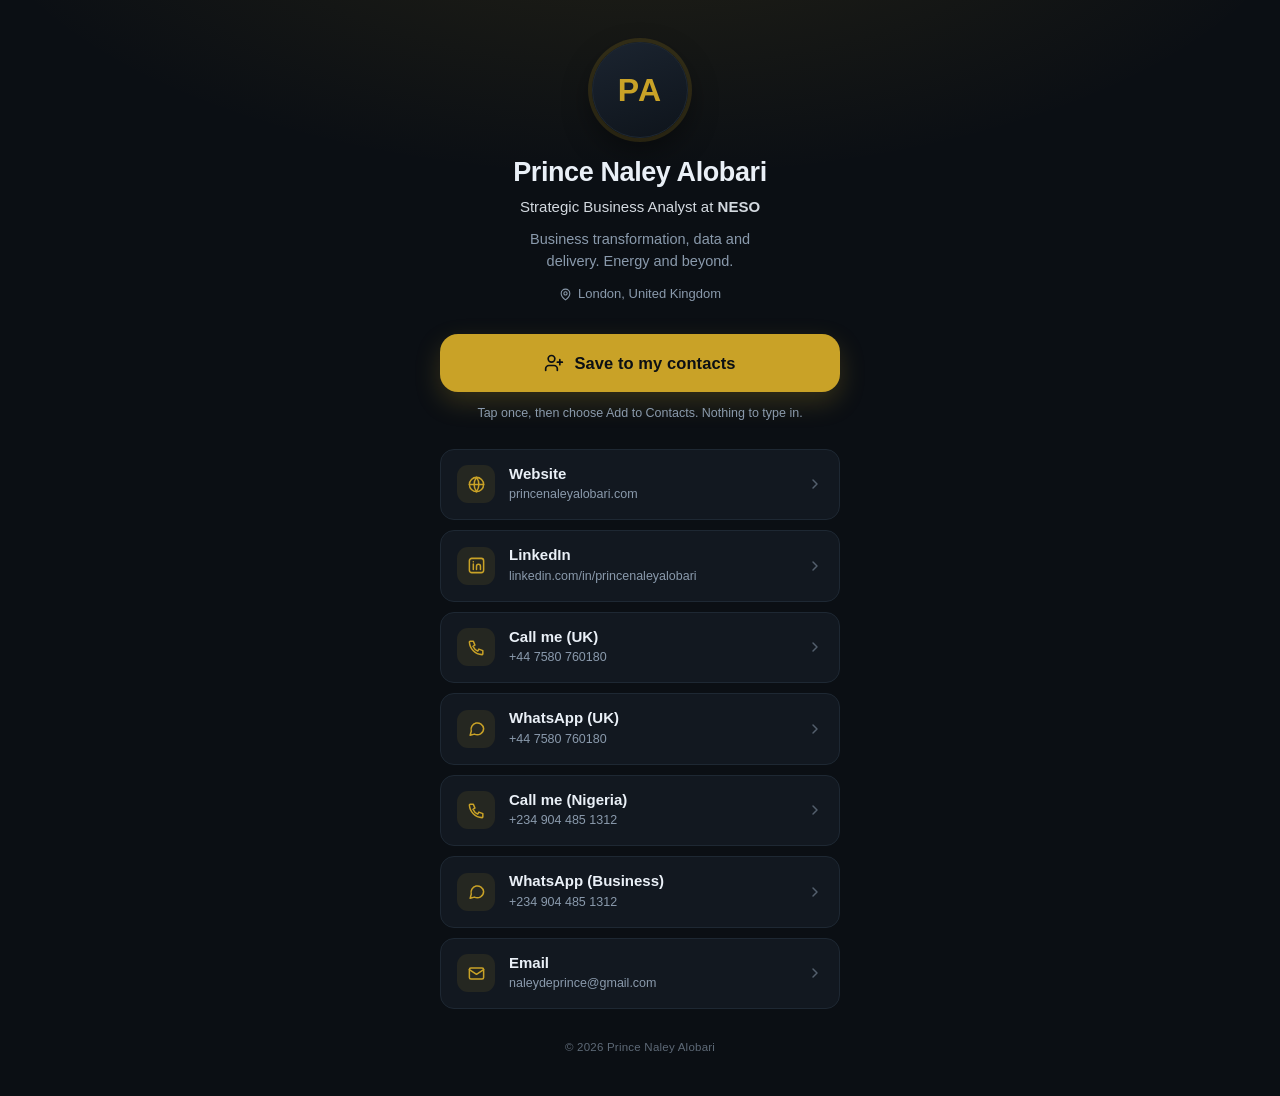
<file: index.html>
<!doctype html>
<html lang="en">
<head>
<meta charset="utf-8">
<meta name="viewport" content="width=device-width,initial-scale=1,viewport-fit=cover">
<title>Prince Naley Alobari</title>
<meta name="description" content="Digital contact card. Save my details in one tap.">
<meta name="theme-color" content="#0B0F14">
<meta property="og:title" content="Prince Naley Alobari">
<meta property="og:description" content="Save my contact details in one tap.">
<meta property="og:type" content="profile">
<link rel="manifest" href="./manifest.webmanifest">
<link rel="apple-touch-icon" href="./icons/icon-192.png">
<link rel="icon" href="./icons/icon-192.png">
<link rel="stylesheet" href="./assets/card.css">
</head>
<body>

<main class="wrap">
  <header class="head">
    <div class="avatar" id="avatar"></div>
    <h1 id="name"></h1>
    <p class="role" id="role"></p>
    <p class="tagline" id="tagline"></p>
    <div class="place" id="place" hidden>
      <svg viewBox="0 0 24 24" width="13" height="13" fill="none" stroke="currentColor" stroke-width="2" stroke-linecap="round" stroke-linejoin="round"><path d="M20 10c0 6-8 12-8 12s-8-6-8-12a8 8 0 0 1 16 0Z"/><circle cx="12" cy="10" r="3"/></svg>
      <span id="place-text"></span>
    </div>
  </header>

  <a class="save" id="save" href="./me.vcf" download="contact.vcf">
    <svg viewBox="0 0 24 24" fill="none" stroke="currentColor" stroke-width="2" stroke-linecap="round" stroke-linejoin="round"><path d="M16 21v-2a4 4 0 0 0-4-4H6a4 4 0 0 0-4 4v2"/><circle cx="9" cy="7" r="4"/><path d="M19 8v6M22 11h-6"/></svg>
    <span>Save to my contacts</span>
  </a>
  <p class="note" id="note">Tap once, then choose Add to Contacts. Nothing to type in.</p>

  <nav class="links" id="links"></nav>

  <p class="foot" id="foot"></p>
</main>

<script src="./config.js"></script>
<script>
(function () {
  var t = CARD.theme, r = document.documentElement.style;
  r.setProperty('--bg', t.bg); r.setProperty('--card', t.card);
  r.setProperty('--line', t.line); r.setProperty('--text', t.text);
  r.setProperty('--muted', t.muted); r.setProperty('--accent', t.accent);
  r.setProperty('--accent-ink', t.accentInk);
  var meta = document.querySelector('meta[name=theme-color]');
  if (meta) meta.content = t.bg;

  document.title = CARD.displayName;
  document.getElementById('name').textContent = CARD.displayName;

  var av = document.getElementById('avatar');
  if (CARD.usePhoto) {
    var img = new Image();
    img.src = './icons/photo.jpg';
    img.alt = CARD.displayName;
    img.onerror = function () { av.textContent = CARD.initials.toUpperCase(); };
    av.appendChild(img);
  } else {
    av.textContent = CARD.initials.toUpperCase();
  }

  var role = CARD.title || '';
  if (CARD.company) role += (role ? ' at ' : '') + '<b>' + CARD.company + '</b>';
  var roleEl = document.getElementById('role');
  if (role) roleEl.innerHTML = role; else roleEl.hidden = true;

  var tag = document.getElementById('tagline');
  if (CARD.tagline) tag.textContent = CARD.tagline; else tag.hidden = true;

  if (CARD.location) {
    document.getElementById('place-text').textContent = CARD.location;
    document.getElementById('place').hidden = false;
  }

  var I = {
    globe:  '<circle cx="12" cy="12" r="9"/><path d="M3 12h18M12 3a15 15 0 0 1 0 18a15 15 0 0 1 0-18Z"/>',
    linked: '<rect x="3" y="3" width="18" height="18" rx="3"/><path d="M8 10v7M8 7.2v.1M12 17v-4a2.5 2.5 0 0 1 5 0v4"/>',
    phone:  '<path d="M4 4h4l2 5-2.5 1.5a12 12 0 0 0 6 6L15 14l5 2v4a1 1 0 0 1-1 1A17 17 0 0 1 3 5a1 1 0 0 1 1-1Z"/>',
    mail:   '<rect x="3" y="5" width="18" height="14" rx="2"/><path d="m3 7 9 6 9-6"/>',
    chat:   '<path d="M21 12a8 8 0 0 1-11.6 7.1L4 20.5l1.4-5.2A8 8 0 1 1 21 12Z"/>',
    cal:    '<rect x="3" y="5" width="18" height="16" rx="2"/><path d="M3 10h18M8 3v4M16 3v4"/>'
  };
  var chev = '<svg viewBox="0 0 24 24" fill="none" stroke="currentColor" stroke-width="2.2" stroke-linecap="round" stroke-linejoin="round"><path d="m9 6 6 6-6 6"/></svg>';

  function lbl(base, tag) { return tag ? base + ' (' + tag + ')' : base; }

  var rows = [
    [CARD.website,  I.globe,  'Website',  CARD.tidy(CARD.website)],
    [CARD.linkedin, I.linked, 'LinkedIn', CARD.tidy(CARD.linkedin)],
    [CARD.telHref(CARD.phone),  I.phone, lbl('Call me', CARD.phoneLabel),  CARD.phone],
    [CARD.waHref(CARD.whatsapp),  I.chat, lbl('WhatsApp', CARD.whatsappLabel),  CARD.pretty(CARD.whatsapp)],
    [CARD.telHref(CARD.phone2), I.phone, lbl('Call me', CARD.phone2Label), CARD.phone2],
    [CARD.waHref(CARD.whatsapp2), I.chat, lbl('WhatsApp', CARD.whatsapp2Label), CARD.pretty(CARD.whatsapp2)],
    [CARD.email ? 'mailto:' + CARD.email : '', I.mail, 'Email', CARD.email],
    [CARD.calendar, I.cal, 'Book a time', CARD.tidy(CARD.calendar)]
  ];

  var out = '';
  rows.forEach(function (row) {
    var href = row[0];
    if (!href || /example\.com|your-profile/.test(href)) return;
    var external = /^https?:/.test(href);
    out += '<a class="link" href="' + href + '"' +
           (external ? ' target="_blank" rel="noopener"' : '') + '>' +
           '<span class="ico"><svg viewBox="0 0 24 24" fill="none" stroke="currentColor" stroke-width="1.9" stroke-linecap="round" stroke-linejoin="round">' + row[1] + '</svg></span>' +
           '<span class="txt"><span class="lbl">' + row[2] + '</span>' +
           '<span class="sub">' + row[3] + '</span></span>' +
           '<span class="chev">' + chev + '</span></a>';
  });
  document.getElementById('links').innerHTML = out;

  document.getElementById('save').setAttribute(
    'download', CARD.displayName.replace(/\s+/g, '-') + '.vcf');

  document.getElementById('foot').textContent =
    '© ' + new Date().getFullYear() + ' ' + CARD.displayName;

  if ('serviceWorker' in navigator && location.protocol.startsWith('http')) {
    navigator.serviceWorker.register('./sw.js').catch(function () {});
  }
})();
</script>
</body>
</html>
</file>
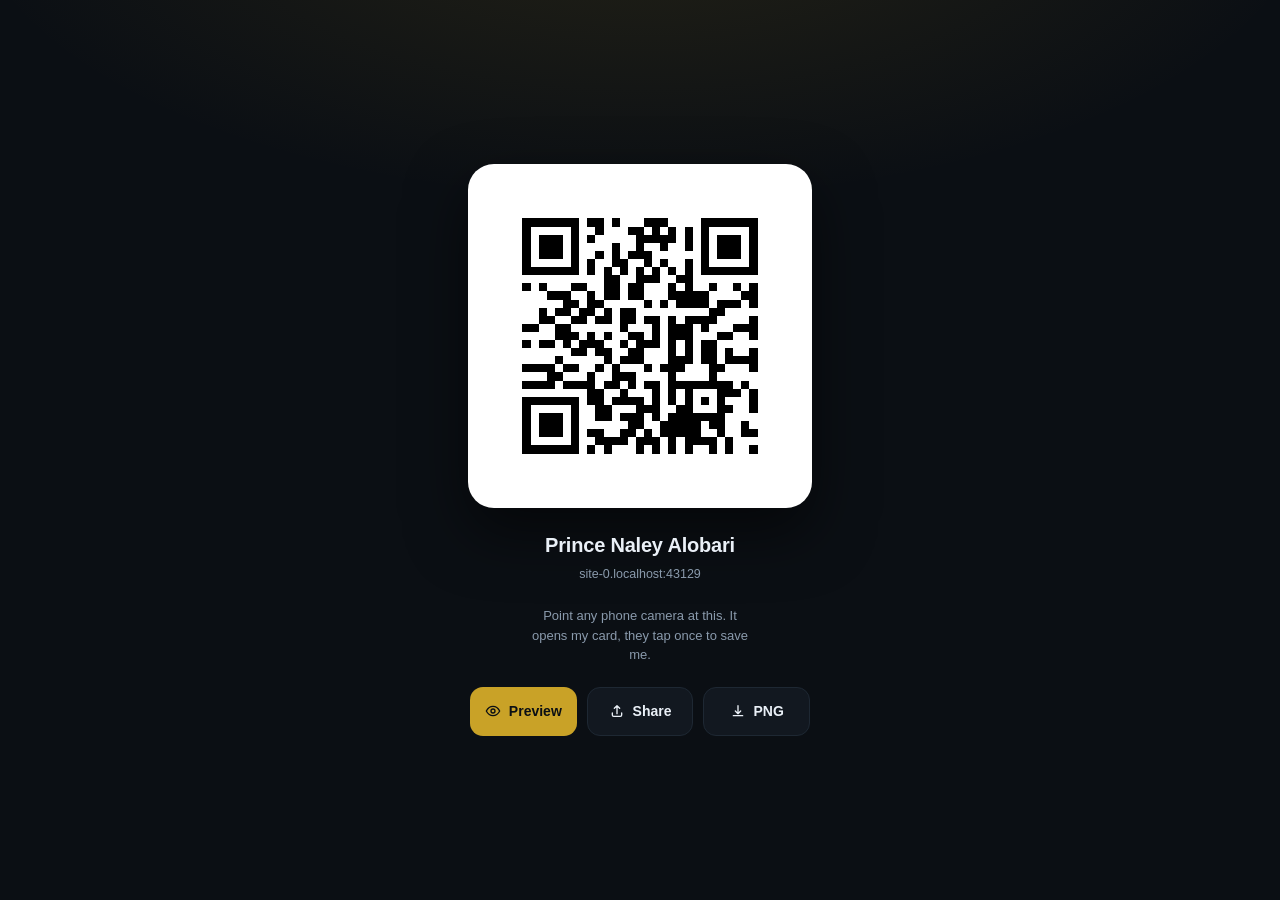
<file: qr.html>
<!doctype html>
<html lang="en">
<head>
<meta charset="utf-8">
<meta name="viewport" content="width=device-width,initial-scale=1,viewport-fit=cover">
<title>My QR</title>
<meta name="theme-color" content="#0B0F14">
<link rel="manifest" href="./manifest.webmanifest">
<link rel="apple-touch-icon" href="./icons/icon-192.png">
<link rel="icon" href="./icons/icon-192.png">
<link rel="stylesheet" href="./assets/card.css">
<style>
  body{display:flex;flex-direction:column;min-height:100dvh}
  .wrap{
    flex:1;display:flex;flex-direction:column;
    align-items:center;justify-content:center;gap:22px;
    width:100%;
  }
  .panel{
    background:#fff;border-radius:26px;
    padding:22px;
    box-shadow:0 24px 60px rgba(0,0,0,.55);
    line-height:0;
    transition:transform .18s ease;
  }
  .panel:active{transform:scale(.985)}
  .panel canvas{
    width:min(74vw,300px);height:auto;
    image-rendering:pixelated;display:block;border-radius:4px;
  }
  .who{text-align:center}
  .who .n{font-size:20px;font-weight:640;letter-spacing:-.01em}
  .who .u{
    font-size:12.5px;color:var(--muted);margin-top:5px;
    word-break:break-all;max-width:32ch;
  }
  .hint{
    color:var(--muted);font-size:13px;text-align:center;
    max-width:30ch;margin:0;
  }
  .bar{display:flex;gap:10px;width:100%;max-width:340px}
  .btn{
    flex:1;display:flex;align-items:center;justify-content:center;gap:8px;
    padding:13px 10px;border-radius:13px;
    background:var(--card);border:1px solid var(--line);
    color:var(--text);font:inherit;font-size:14px;font-weight:560;
    text-decoration:none;cursor:pointer;
  }
  .btn:active{border-color:var(--accent)}
  .btn svg{width:16px;height:16px;flex:none}
  .btn.primary{background:var(--accent);color:var(--accent-ink);border-color:transparent}

  /* Tap the code to go maximum-contrast for a difficult camera. */
  body.bright{background:#fff}
  body.bright .who,body.bright .hint,body.bright .bar{display:none}
  body.bright .panel{box-shadow:none;padding:8px}
  body.bright .panel canvas{width:min(88vw,88vh)}

  .warn{
    position:fixed;left:12px;right:12px;bottom:12px;
    background:#3A2A08;border:1px solid #6B5210;color:#F5E3AE;
    font-size:12.5px;border-radius:12px;padding:11px 13px;text-align:center;
  }
</style>
</head>
<body>

<main class="wrap">
  <div class="panel" id="panel" title="Tap for maximum brightness">
    <canvas id="qr"></canvas>
  </div>

  <div class="who">
    <div class="n" id="n"></div>
    <div class="u" id="u"></div>
  </div>

  <p class="hint">Point any phone camera at this. It opens my card, they tap once to save me.</p>

  <div class="bar">
    <a class="btn primary" href="./index.html">
      <svg viewBox="0 0 24 24" fill="none" stroke="currentColor" stroke-width="2" stroke-linecap="round" stroke-linejoin="round"><path d="M2 12s3.6-7 10-7 10 7 10 7-3.6 7-10 7-10-7-10-7Z"/><circle cx="12" cy="12" r="3"/></svg>
      Preview
    </a>
    <button class="btn" id="share">
      <svg viewBox="0 0 24 24" fill="none" stroke="currentColor" stroke-width="2" stroke-linecap="round" stroke-linejoin="round"><path d="M12 16V4M8 8l4-4 4 4M5 15v3a2 2 0 0 0 2 2h10a2 2 0 0 0 2-2v-3"/></svg>
      <span id="share-label">Share</span>
    </button>
    <button class="btn" id="png">
      <svg viewBox="0 0 24 24" fill="none" stroke="currentColor" stroke-width="2" stroke-linecap="round" stroke-linejoin="round"><path d="M12 4v12M8 12l4 4 4-4M5 19h14"/></svg>
      PNG
    </button>
  </div>
</main>

<script src="./assets/qrcode.js"></script>
<script src="./config.js"></script>
<script>
(function () {
  var t = CARD.theme, r = document.documentElement.style;
  r.setProperty('--bg', t.bg); r.setProperty('--card', t.card);
  r.setProperty('--line', t.line); r.setProperty('--text', t.text);
  r.setProperty('--muted', t.muted); r.setProperty('--accent', t.accent);
  r.setProperty('--accent-ink', t.accentInk);

  var url = CARD.publicUrl();
  document.getElementById('n').textContent = CARD.displayName;
  document.getElementById('u').textContent = CARD.tidy(url);

  // --- draw the code -----------------------------------------------------
  // typeNumber 0 = pick the smallest size that fits. 'M' error correction
  // keeps it readable if the screen is smudged or partly glared out.
  var qr = qrcode(0, 'M');
  qr.addData(url);
  qr.make();

  var n = qr.getModuleCount();
  var quiet = 4;                 // required white margin, in modules
  var scale = 12;                // device pixels per module
  var size = (n + quiet * 2) * scale;

  var cv = document.getElementById('qr');
  cv.width = cv.height = size;
  var ctx = cv.getContext('2d');
  ctx.fillStyle = '#fff';
  ctx.fillRect(0, 0, size, size);
  ctx.fillStyle = '#000';
  for (var row = 0; row < n; row++) {
    for (var col = 0; col < n; col++) {
      if (qr.isDark(row, col)) {
        ctx.fillRect((col + quiet) * scale, (row + quiet) * scale, scale, scale);
      }
    }
  }

  // --- maximum-contrast mode --------------------------------------------
  document.getElementById('panel').addEventListener('click', function () {
    document.body.classList.toggle('bright');
  });

  // --- share -------------------------------------------------------------
  var shareBtn = document.getElementById('share');
  var shareLabel = document.getElementById('share-label');
  shareBtn.addEventListener('click', function () {
    if (navigator.share) {
      navigator.share({ title: CARD.displayName, text: 'My contact card', url: url })
        .catch(function () {});
    } else if (navigator.clipboard) {
      navigator.clipboard.writeText(url).then(function () {
        shareLabel.textContent = 'Copied';
        setTimeout(function () { shareLabel.textContent = 'Share'; }, 1600);
      });
    }
  });

  // --- save the code as an image (for email signatures, print, slides) ----
  document.getElementById('png').addEventListener('click', function () {
    var a = document.createElement('a');
    a.download = CARD.displayName.replace(/\s+/g, '-') + '-QR.png';
    a.href = cv.toDataURL('image/png');
    a.click();
  });

  // --- guard rail --------------------------------------------------------
  if (!/^https?:/.test(url)) {
    var w = document.createElement('div');
    w.className = 'warn';
    w.textContent = 'This page is not being served over the web yet, so the code ' +
                    'points at a local file. Publish the site, then reopen this screen.';
    document.body.appendChild(w);
  }

  if ('serviceWorker' in navigator && location.protocol.startsWith('http')) {
    navigator.serviceWorker.register('./sw.js').catch(function () {});
  }
})();
</script>
</body>
</html>
</file>
<file: assets/card.css>
:root{
  --bg:#0B0F14; --card:#121820; --line:#1E2833;
  --text:#EAF0F7; --muted:#8A9AAC; --accent:#C9A227; --accent-ink:#0B0F14;
  --radius:18px;
  --font:-apple-system,BlinkMacSystemFont,"Segoe UI",Roboto,"Helvetica Neue",Arial,sans-serif;
}
*{box-sizing:border-box;-webkit-tap-highlight-color:transparent}
html,body{margin:0;padding:0}
html{background:var(--bg)}
body{
  background:
    radial-gradient(1100px 500px at 50% -12%, rgba(201,162,39,.13), transparent 62%),
    var(--bg);
  color:var(--text);
  font-family:var(--font);
  font-size:16px;
  line-height:1.5;
  min-height:100vh;
  min-height:100dvh;
  -webkit-font-smoothing:antialiased;
  overscroll-behavior-y:none;
}
.wrap{
  max-width:440px;
  margin:0 auto;
  padding:calc(28px + env(safe-area-inset-top)) 20px calc(28px + env(safe-area-inset-bottom));
}

/* ---------- identity ---------- */
.head{text-align:center;padding:14px 0 26px}
.avatar{
  width:96px;height:96px;border-radius:50%;
  margin:0 auto 18px;
  display:grid;place-items:center;
  background:linear-gradient(160deg,#1B2430,#0E141B);
  border:1px solid var(--line);
  box-shadow:0 0 0 4px rgba(201,162,39,.16), 0 12px 30px rgba(0,0,0,.45);
  font-size:32px;font-weight:600;letter-spacing:.04em;
  color:var(--accent);
  overflow:hidden;
}
.avatar img{width:100%;height:100%;object-fit:cover;display:block}
h1{
  font-size:27px;line-height:1.2;font-weight:640;
  margin:0 0 8px;letter-spacing:-.015em;
}
.role{color:var(--text);opacity:.9;font-size:15px;margin:0 0 10px}
.role b{font-weight:600}
.tagline{color:var(--muted);font-size:14.5px;margin:0 auto;max-width:34ch}
.place{
  color:var(--muted);font-size:13px;margin-top:12px;
  display:inline-flex;align-items:center;gap:6px;
}

/* ---------- buttons ---------- */
.save{
  display:flex;align-items:center;justify-content:center;gap:10px;
  width:100%;padding:17px 20px;
  background:var(--accent);color:var(--accent-ink);
  font-size:16.5px;font-weight:640;letter-spacing:.005em;
  border:0;border-radius:var(--radius);
  text-decoration:none;
  box-shadow:0 10px 26px rgba(201,162,39,.22);
  transition:transform .12s ease, box-shadow .12s ease;
}
.save:active{transform:scale(.98);box-shadow:0 4px 14px rgba(201,162,39,.2)}
.save svg{width:20px;height:20px;flex:none}

.note{
  text-align:center;color:var(--muted);font-size:12.5px;
  margin:12px 4px 26px;line-height:1.45;
}

.links{display:grid;gap:10px}
.link{
  display:flex;align-items:center;gap:14px;
  padding:15px 16px;
  background:var(--card);border:1px solid var(--line);
  border-radius:14px;
  color:var(--text);text-decoration:none;
  transition:border-color .15s ease, transform .12s ease;
}
.link:active{transform:scale(.985);border-color:var(--accent)}
.link .ico{
  width:38px;height:38px;flex:none;border-radius:11px;
  display:grid;place-items:center;
  background:rgba(201,162,39,.1);
  color:var(--accent);
}
.link .ico svg{width:19px;height:19px}
.link .txt{min-width:0;flex:1}
.link .lbl{display:block;font-size:15px;font-weight:560;line-height:1.25}
.link .sub{
  display:block;margin-top:2px;
  font-size:12.5px;color:var(--muted);
  white-space:nowrap;overflow:hidden;text-overflow:ellipsis;
}
.link .chev{color:var(--muted);opacity:.55;flex:none}
.link .chev svg{width:16px;height:16px;display:block}

.foot{
  text-align:center;color:var(--muted);opacity:.65;
  font-size:11.5px;margin-top:30px;letter-spacing:.02em;
}
.foot a{color:inherit}

@media (prefers-reduced-motion:reduce){*{transition:none!important}}
</file>
